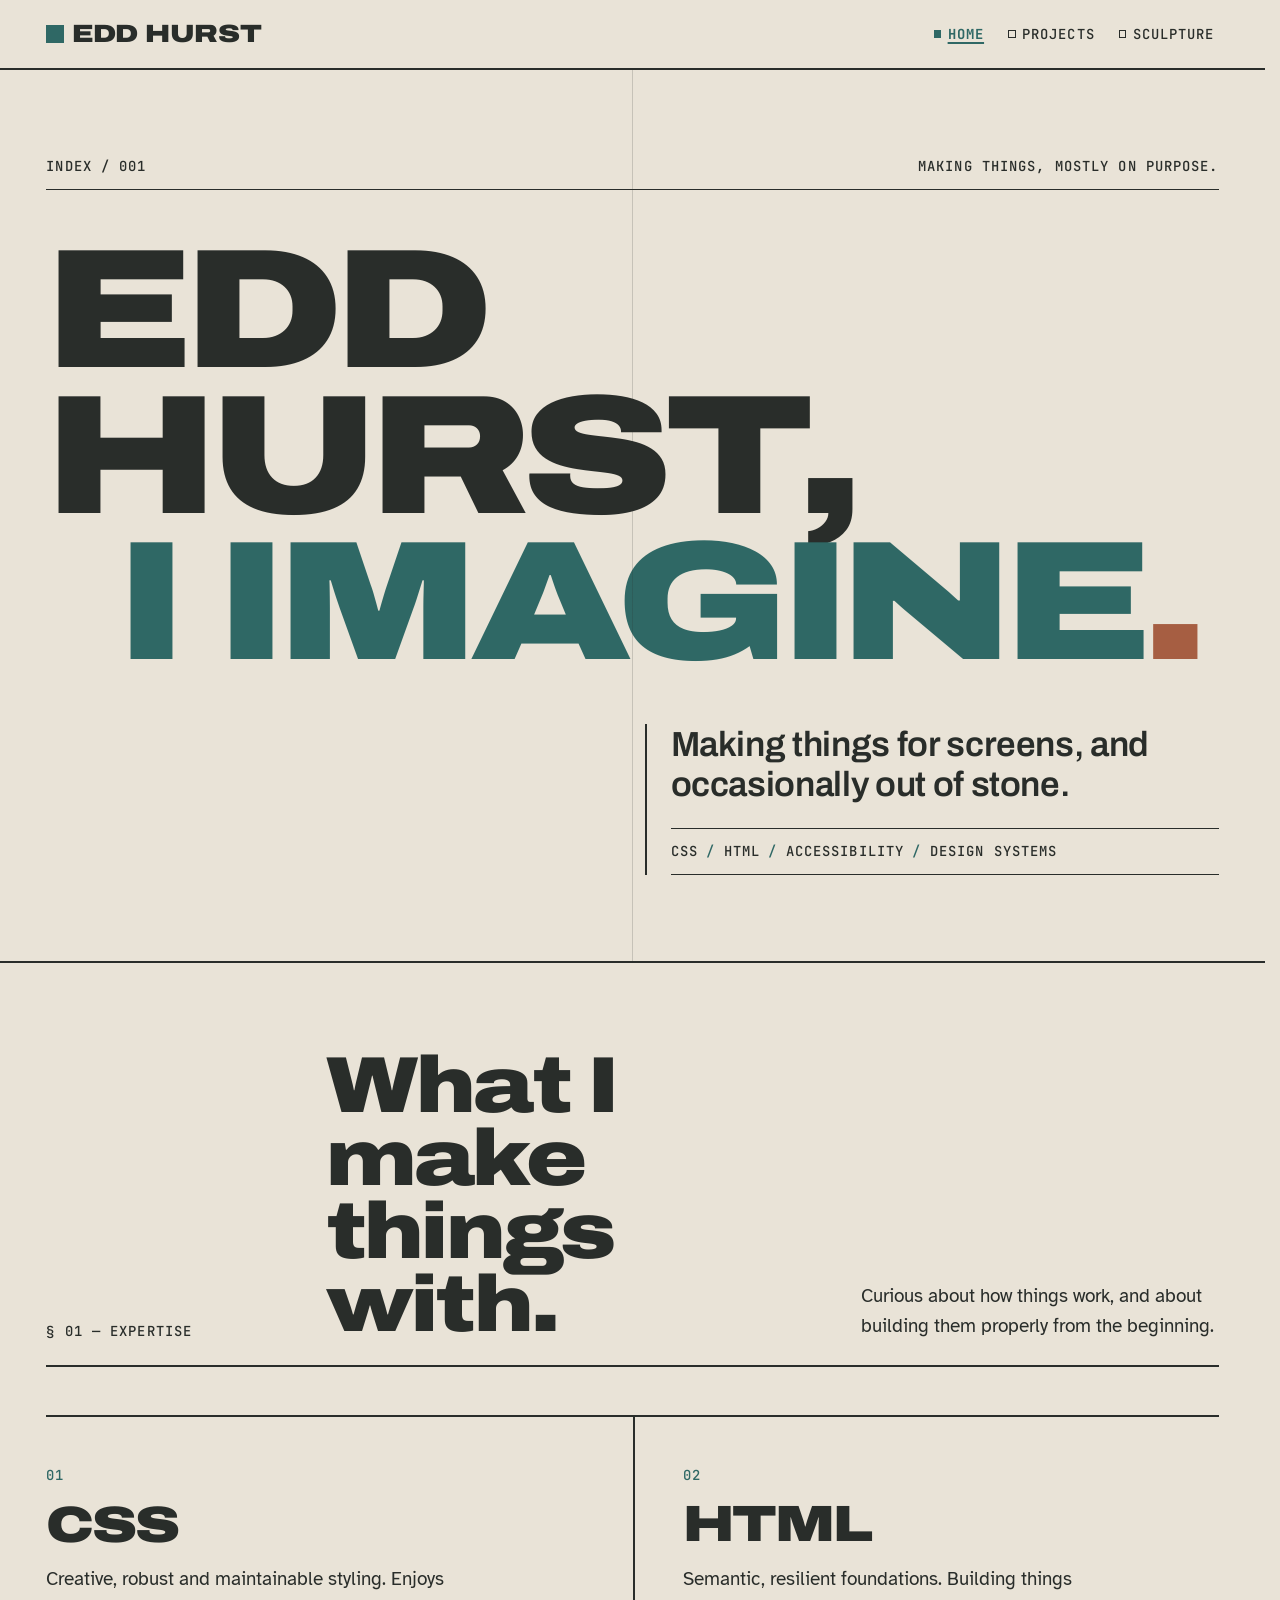
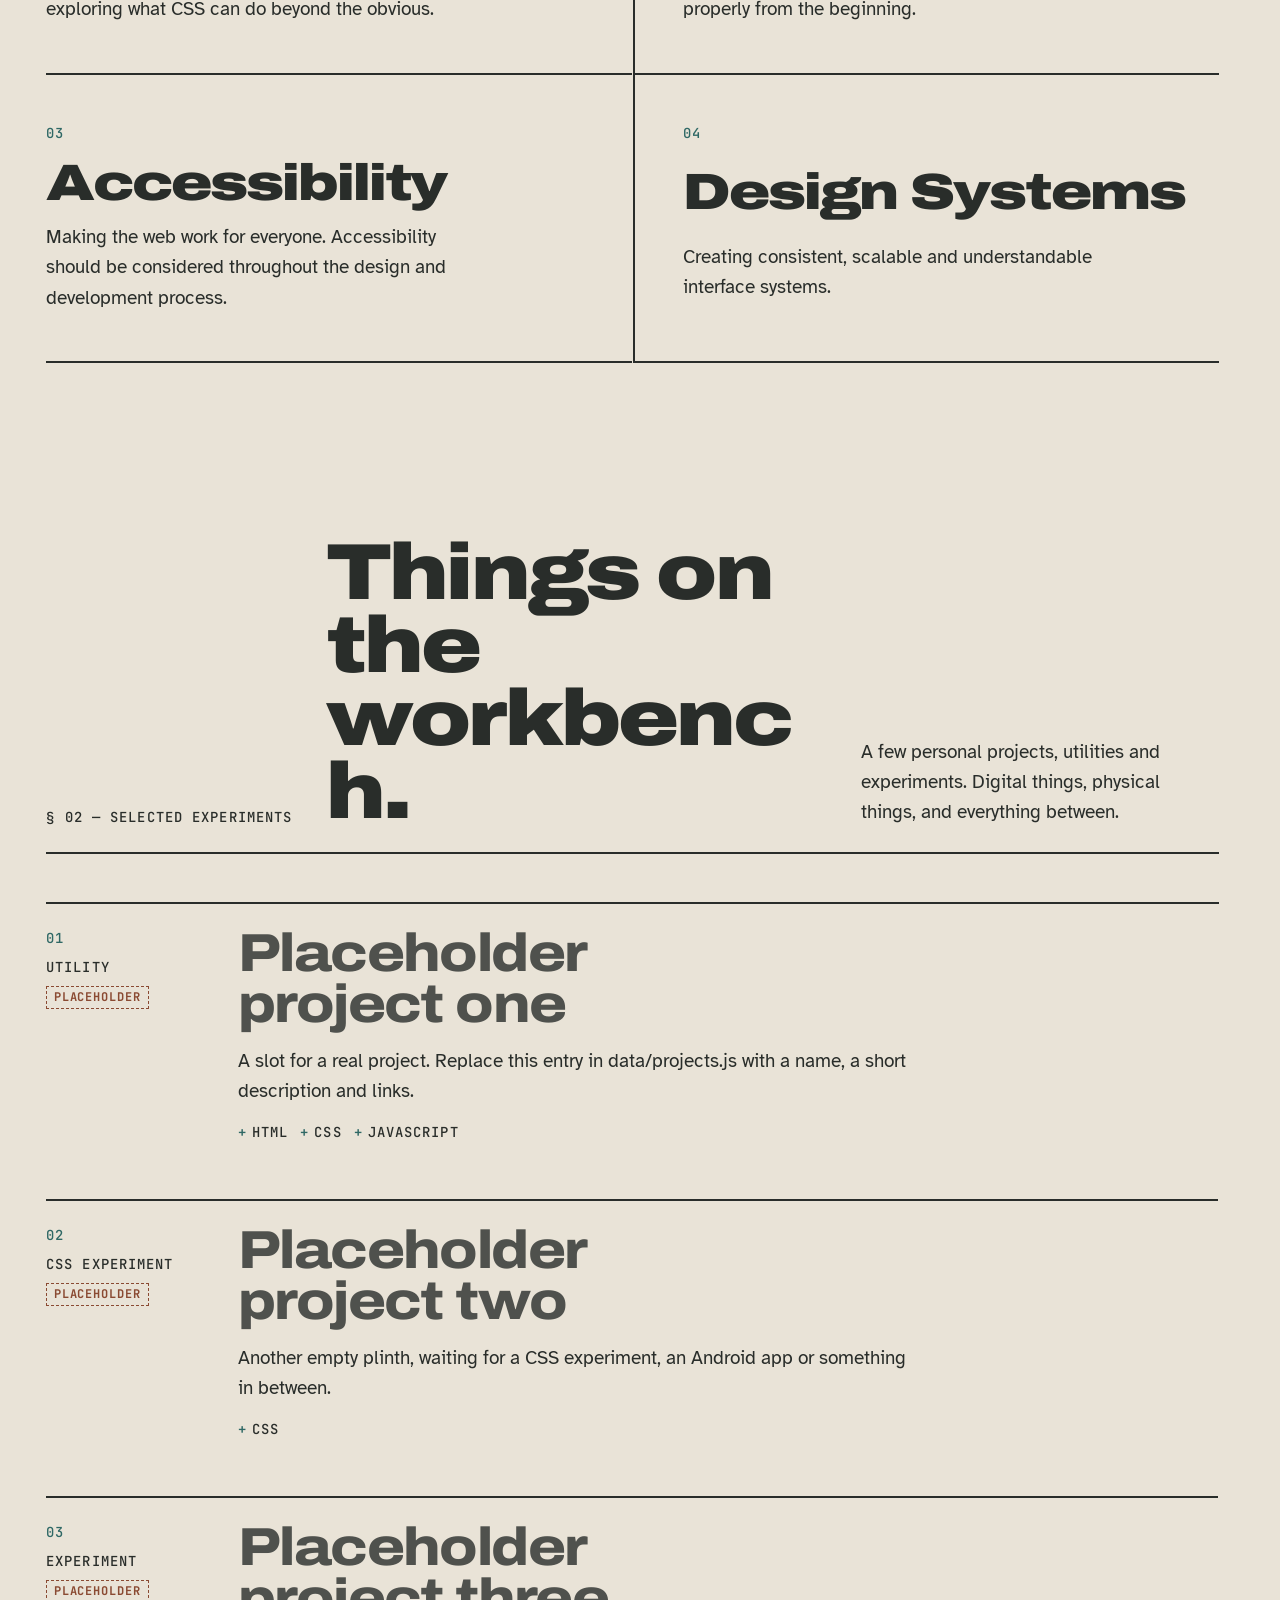
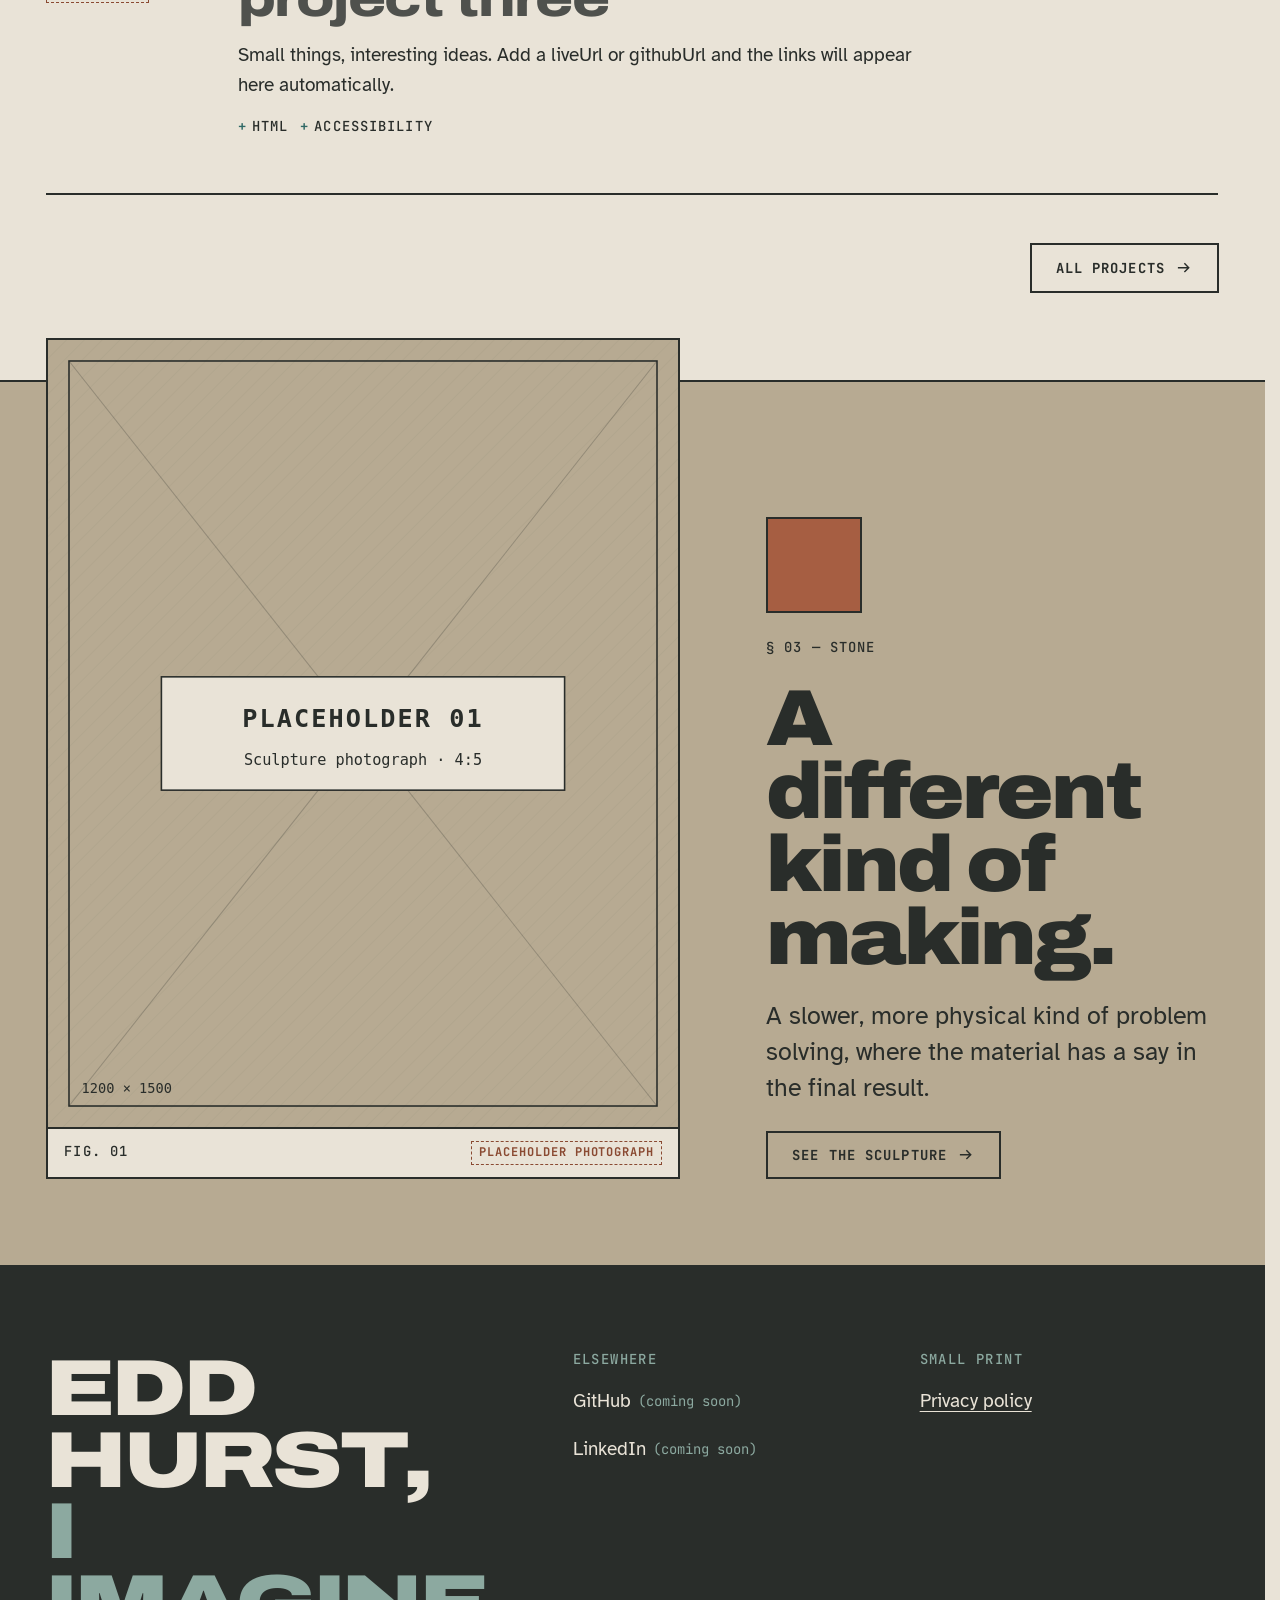
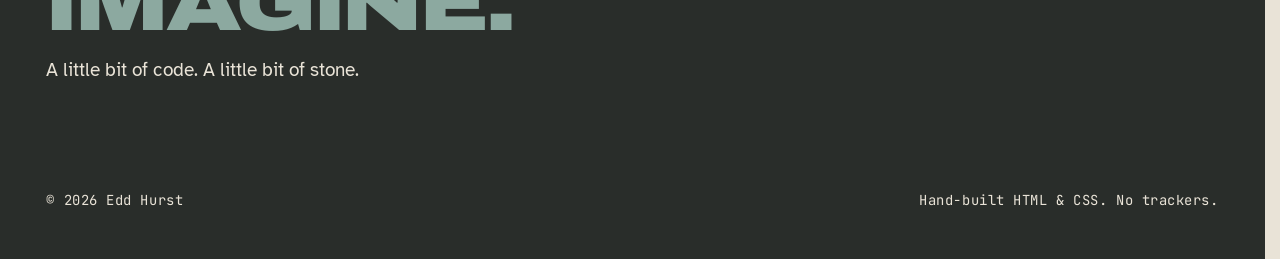
<file: index.html>
<!doctype html>
<html lang="en-GB">
<head>
  <meta charset="utf-8">
  <meta name="viewport" content="width=device-width, initial-scale=1">
  <title>Edd Hurst, I Imagine — CSS, HTML, accessibility and stone</title>
  <meta name="description" content="Edd Hurst: programmer, accessibility advocate, CSS enthusiast, design systems specialist and stone carver. Making things for screens, and occasionally out of stone.">
  <meta name="theme-color" content="#E9E3D7">
  <link rel="icon" href="images/favicon.svg" type="image/svg+xml">
  <link rel="preload" href="fonts/archivo-variable.woff2" as="font" type="font/woff2" crossorigin>
  <link rel="stylesheet" href="css/styles.css">
  <link rel="stylesheet" href="css/components.css">
  <link rel="stylesheet" href="css/responsive.css">
</head>
<body>
  <a class="skip-link" href="#main">Skip to content</a>

  <header class="site-header">
    <div class="wrap site-header__inner">
      <a class="site-brand" href="index.html">Edd Hurst</a>
      <nav aria-label="Primary">
        <ul class="site-nav__list">
          <li><a class="site-nav__link" href="index.html" aria-current="page">Home</a></li>
          <li><a class="site-nav__link" href="projects.html">Projects</a></li>
          <li><a class="site-nav__link" href="sculpture.html">Sculpture</a></li>
        </ul>
      </nav>
    </div>
  </header>

  <main id="main" tabindex="-1">
    <section class="hero" aria-labelledby="hero-title">
      <div class="wrap hero__grid">
        <div class="hero__index annotation" aria-hidden="true">
          <span>Index / 001</span>
          <span>Making things, mostly on purpose.</span>
        </div>

        <h1 class="hero__title" id="hero-title">
          <span class="hero__line">Edd Hurst,</span>
          <span class="hero__line hero__line--accent">I imagine<span class="hero__stop">.</span></span>
        </h1>

        <div class="hero__aside">
          <p class="hero__lede">Making things for screens, and occasionally out of stone.</p>
          <ul class="hero__disciplines annotation" aria-label="Disciplines">
            <li>CSS</li>
            <li>HTML</li>
            <li>Accessibility</li>
            <li>Design systems</li>
          </ul>
        </div>
      </div>
    </section>

    <section class="section" aria-labelledby="expertise-title">
      <div class="wrap">
        <div class="section-head">
          <p class="annotation">§ 01 — Expertise</p>
          <h2 class="section-head__title" id="expertise-title">What I make things with.</h2>
          <p class="section-head__intro">Curious about how things work, and about building them properly from the beginning.</p>
        </div>

        <ol class="expertise">
          <li class="expertise__item">
            <p class="expertise__number annotation" aria-hidden="true">01</p>
            <h3 class="expertise__title">CSS</h3>
            <p class="expertise__text">Creative, robust and maintainable styling. Enjoys exploring what CSS can do beyond the obvious.</p>
          </li>
          <li class="expertise__item">
            <p class="expertise__number annotation" aria-hidden="true">02</p>
            <h3 class="expertise__title">HTML</h3>
            <p class="expertise__text">Semantic, resilient foundations. Building things properly from the beginning.</p>
          </li>
          <li class="expertise__item">
            <p class="expertise__number annotation" aria-hidden="true">03</p>
            <h3 class="expertise__title">Accessibility</h3>
            <p class="expertise__text">Making the web work for everyone. Accessibility should be considered throughout the design and development process.</p>
          </li>
          <li class="expertise__item">
            <p class="expertise__number annotation" aria-hidden="true">04</p>
            <h3 class="expertise__title">Design Systems</h3>
            <p class="expertise__text">Creating consistent, scalable and understandable interface systems.</p>
          </li>
        </ol>
      </div>
    </section>

    <section class="section" aria-labelledby="experiments-title">
      <div class="wrap">
        <div class="section-head">
          <p class="annotation">§ 02 — Selected experiments</p>
          <h2 class="section-head__title" id="experiments-title">Things on the workbench.</h2>
          <p class="section-head__intro">A few personal projects, utilities and experiments. Digital things, physical things, and everything between.</p>
        </div>

        <div data-projects="featured">
          <noscript>
            <p class="empty-state">This list is built from a small data file and needs JavaScript. Everything else on the site works without it.</p>
          </noscript>
        </div>

        <p class="project-list__more">
          <a class="arrow-link" href="projects.html">
            <span>All projects</span>
            <svg class="arrow-link__icon" viewBox="0 0 24 24" fill="none" stroke="currentColor" stroke-width="2" aria-hidden="true" focusable="false"><path d="M4 12h15M13 6l6 6-6 6"/></svg>
          </a>
        </p>
      </div>
    </section>

    <section class="section sculpture-intro" aria-labelledby="sculpture-title">
      <div class="wrap sculpture-intro__grid">
        <figure class="sculpture-intro__figure">
          <img src="images/sculptures/placeholder-01.svg" width="1200" height="1500" alt="Placeholder: a sculpture photograph will go here." loading="lazy" decoding="async">
          <figcaption class="sculpture-intro__caption annotation">
            <span>Fig. 01</span>
            <span class="tag tag--placeholder">Placeholder photograph</span>
          </figcaption>
        </figure>

        <div class="sculpture-intro__text">
          <div class="sculpture-intro__mark" aria-hidden="true"></div>
          <p class="annotation">§ 03 — Stone</p>
          <h2 class="sculpture-intro__title" id="sculpture-title">A different kind of making.</h2>
          <p>A slower, more physical kind of problem solving, where the material has a say in the final result.</p>
          <p>
            <a class="arrow-link" href="sculpture.html">
              <span>See the sculpture</span>
              <svg class="arrow-link__icon" viewBox="0 0 24 24" fill="none" stroke="currentColor" stroke-width="2" aria-hidden="true" focusable="false"><path d="M4 12h15M13 6l6 6-6 6"/></svg>
            </a>
          </p>
        </div>
      </div>
    </section>
  </main>

  <footer class="site-footer">
    <div class="wrap">
      <div class="site-footer__grid">
        <div>
          <p class="site-footer__name">Edd Hurst,<br><span>I imagine.</span></p>
          <p class="site-footer__tagline">A little bit of code. A little bit of stone.</p>
        </div>
        <div>
          <h2 class="site-footer__heading">Elsewhere</h2>
          <ul class="site-footer__links">
            <li data-social="github"><span class="is-pending">GitHub<span class="is-pending__note">(coming soon)</span></span></li>
            <li data-social="linkedin"><span class="is-pending">LinkedIn<span class="is-pending__note">(coming soon)</span></span></li>
          </ul>
        </div>
        <div>
          <h2 class="site-footer__heading">Small print</h2>
          <ul class="site-footer__links">
            <li><a href="privacy.html">Privacy policy</a></li>
          </ul>
        </div>
      </div>
      <div class="site-footer__base">
        <p>&copy; <span data-current-year>2026</span> Edd Hurst</p>
        <p>Hand-built HTML &amp; CSS. No trackers.</p>
      </div>
    </div>
  </footer>

  <script src="data/site-config.js" defer></script>
  <script src="data/projects.js" defer></script>
  <script src="js/main.js" defer></script>
</body>
</html>
</file>
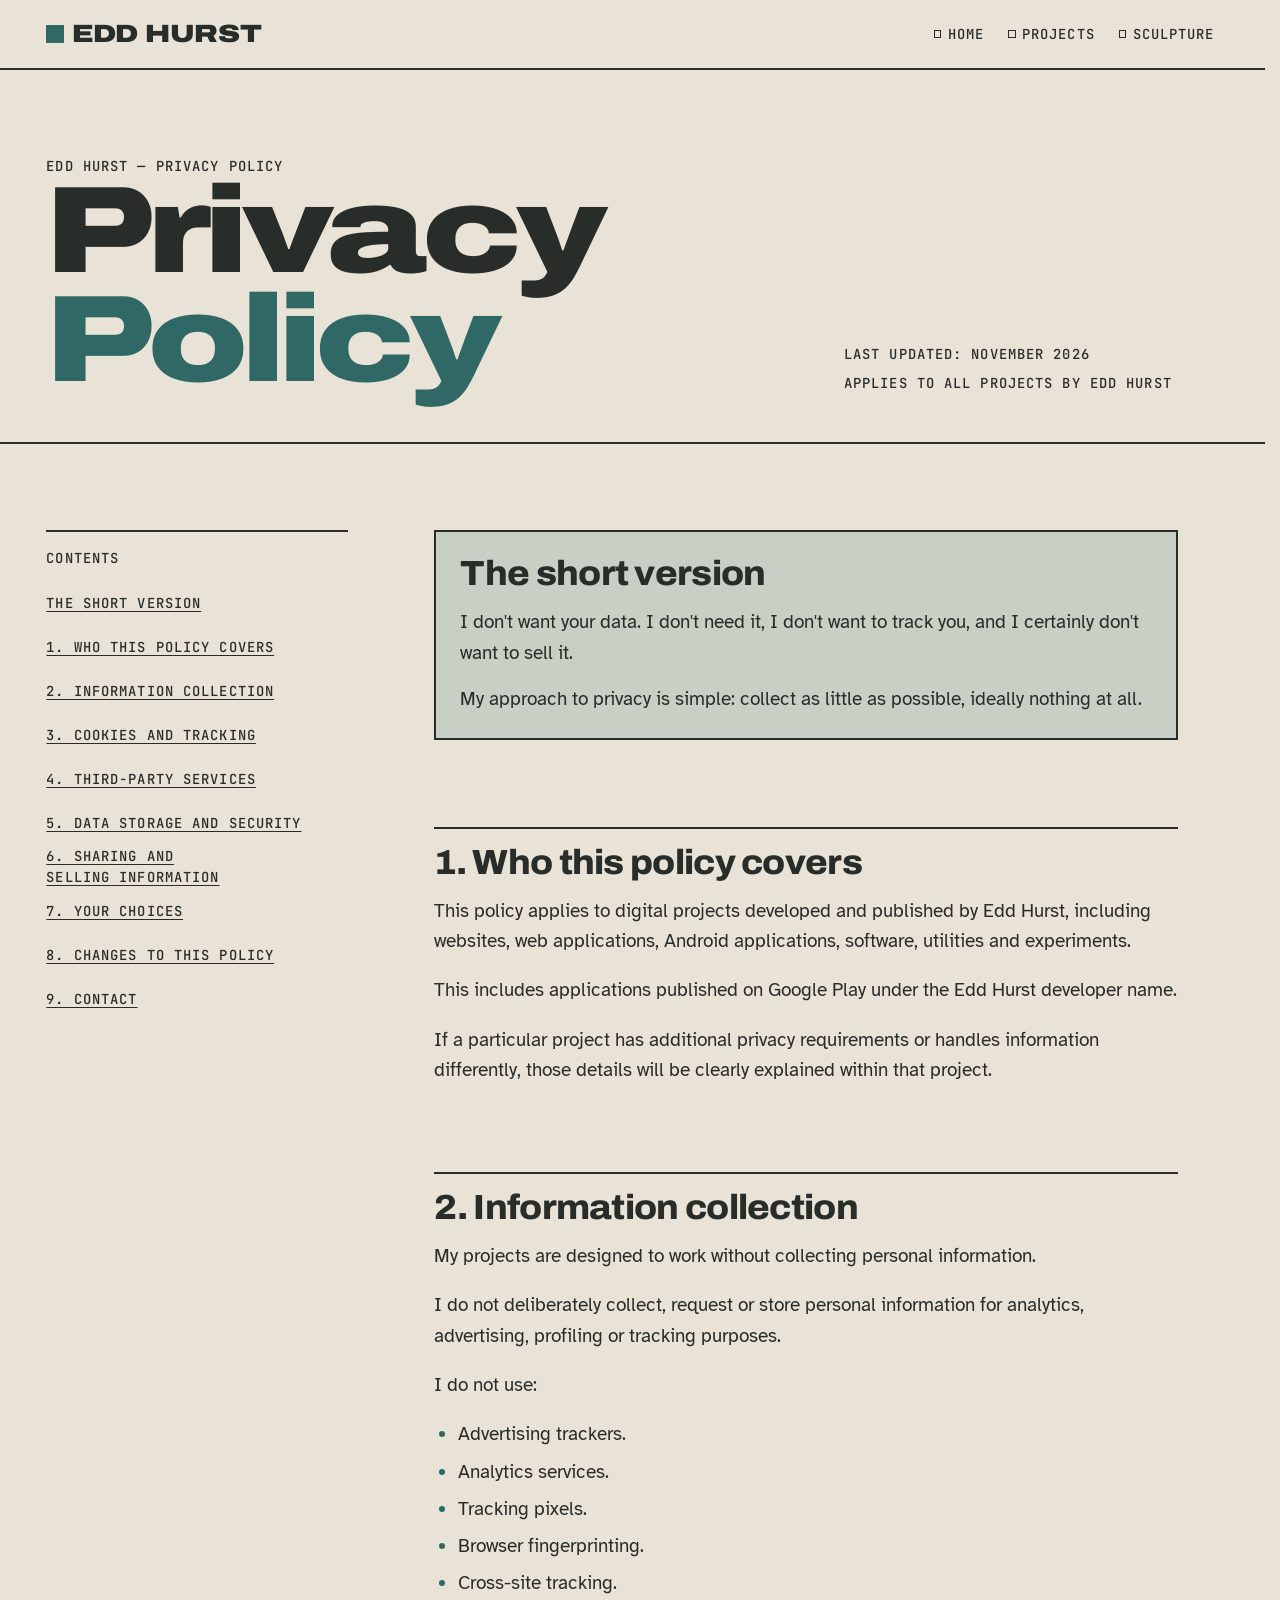
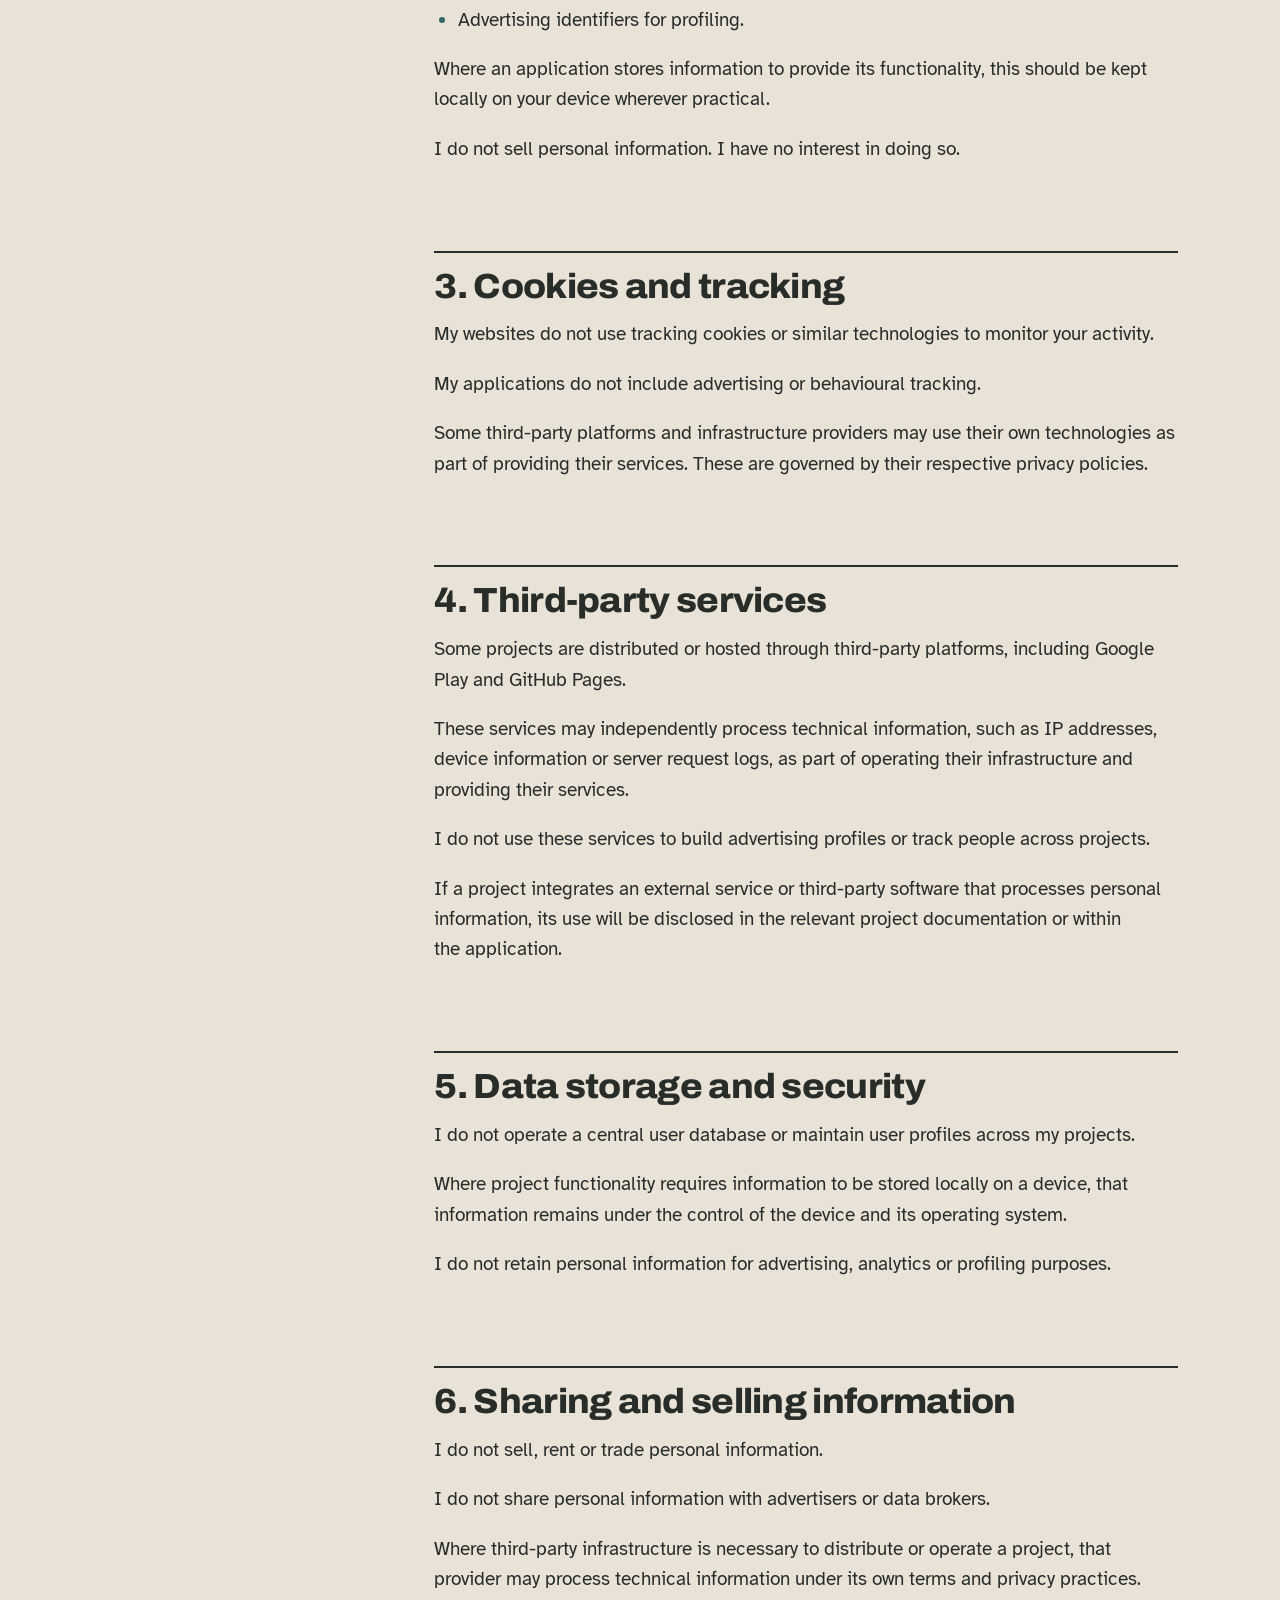
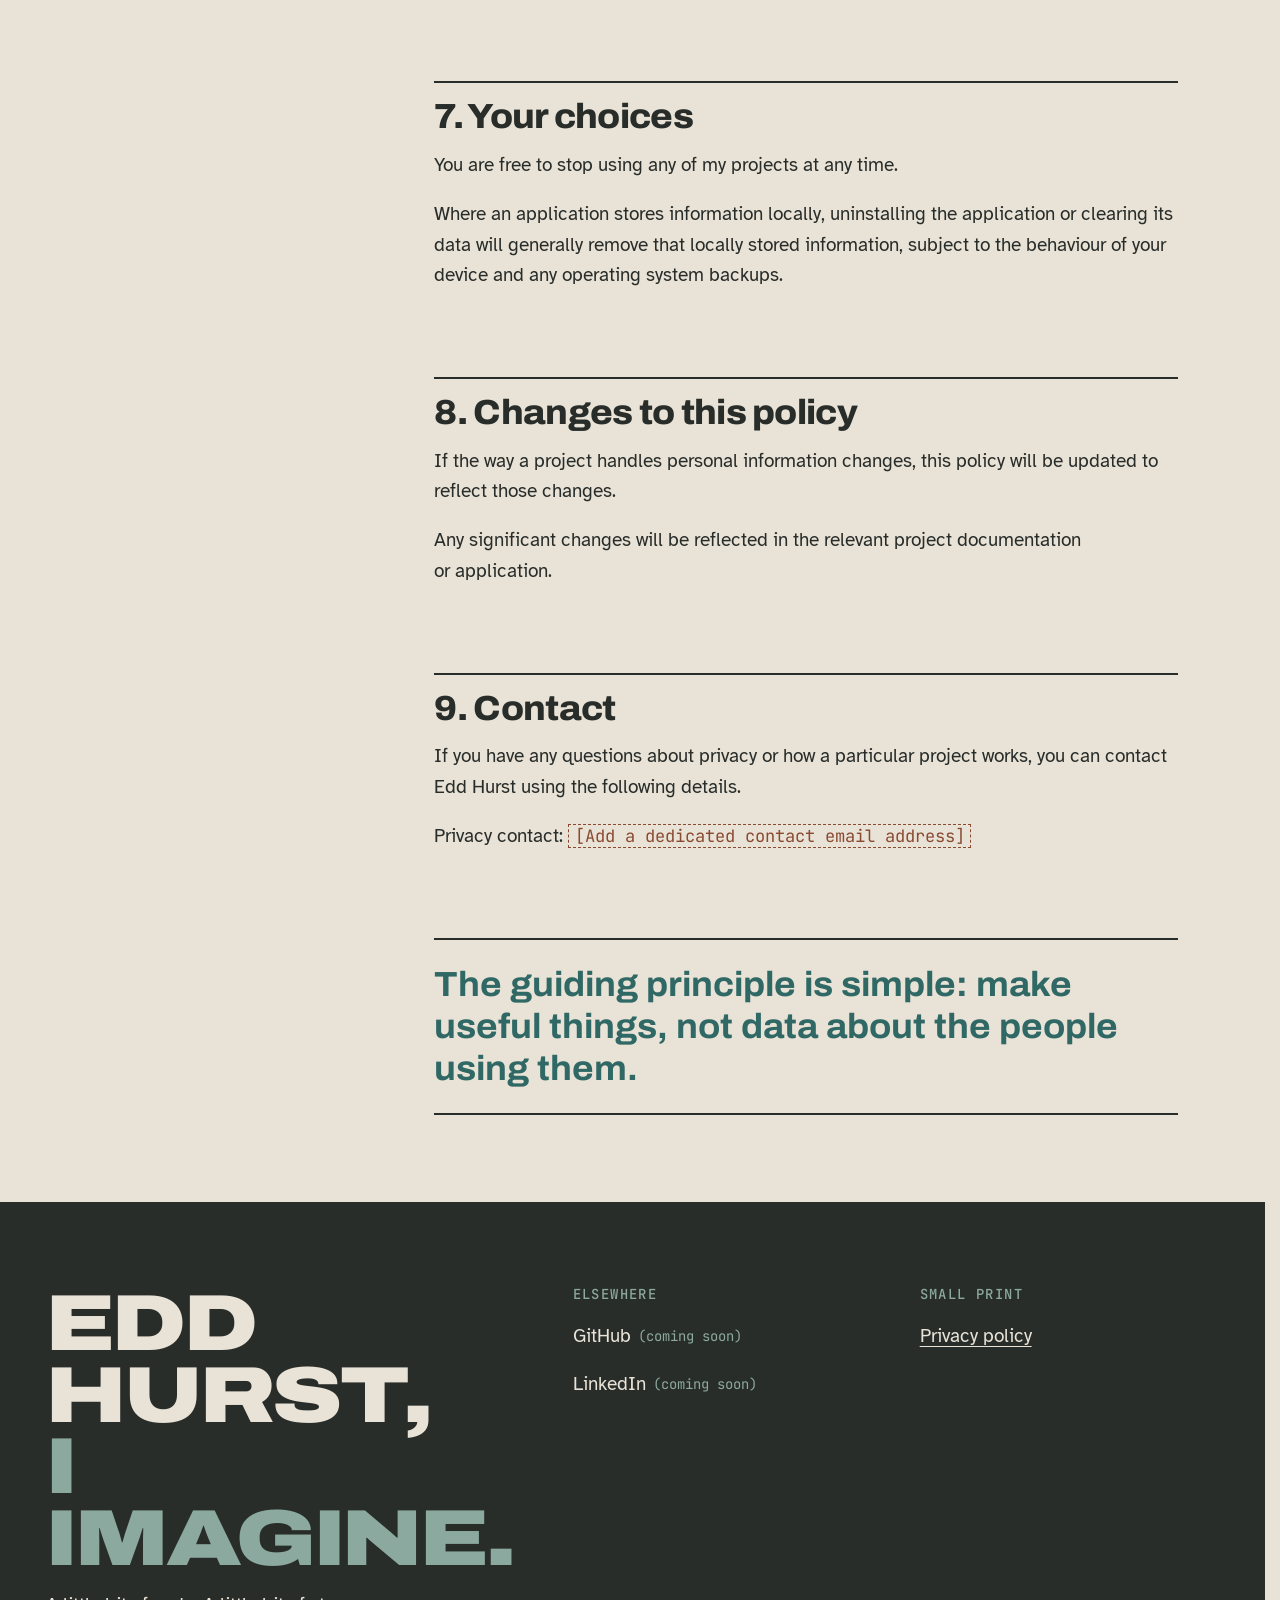
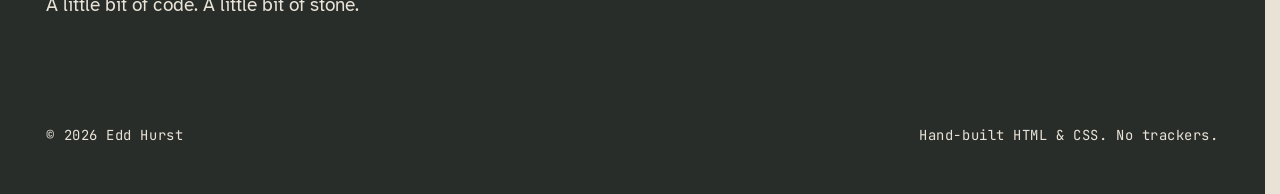
<file: privacy.html>
<!doctype html>
<html lang="en-GB">
<head>
  <meta charset="utf-8">
  <meta name="viewport" content="width=device-width, initial-scale=1">
  <title>Privacy Policy — Edd Hurst</title>
  <meta name="description" content="The universal privacy policy for websites, web apps, Android apps and other projects published by Edd Hurst. No tracking, no analytics, no data selling.">
  <meta name="theme-color" content="#E9E3D7">
  <link rel="icon" href="images/favicon.svg" type="image/svg+xml">
  <link rel="preload" href="fonts/archivo-variable.woff2" as="font" type="font/woff2" crossorigin>
  <link rel="stylesheet" href="css/styles.css">
  <link rel="stylesheet" href="css/components.css">
  <link rel="stylesheet" href="css/responsive.css">
</head>
<body>
  <a class="skip-link" href="#main">Skip to content</a>

  <header class="site-header">
    <div class="wrap site-header__inner">
      <a class="site-brand" href="index.html">Edd Hurst</a>
      <nav aria-label="Primary">
        <ul class="site-nav__list">
          <li><a class="site-nav__link" href="index.html">Home</a></li>
          <li><a class="site-nav__link" href="projects.html">Projects</a></li>
          <li><a class="site-nav__link" href="sculpture.html">Sculpture</a></li>
        </ul>
      </nav>
    </div>
  </header>

  <main id="main" tabindex="-1">
    <section class="page-intro" aria-labelledby="page-title">
      <div class="wrap page-intro__grid">
        <div>
          <p class="annotation">Edd Hurst — Privacy Policy</p>
          <h1 class="page-intro__title" id="page-title">Privacy <span class="text-accent">Policy</span></h1>
        </div>
        <div class="policy__meta annotation">
          <p>Last updated: <time datetime="2026-11">November 2026</time></p>
          <p>Applies to all projects by Edd Hurst</p>
        </div>
      </div>
    </section>

    <div class="section">
      <div class="wrap policy">
        <nav class="policy__toc" aria-labelledby="toc-title">
          <h2 class="annotation" id="toc-title">Contents</h2>
          <ol class="annotation">
              <li><a href="#short">The short version</a></li>
              <li><a href="#who">1. Who this policy covers</a></li>
              <li><a href="#collection">2. Information collection</a></li>
              <li><a href="#cookies">3. Cookies and tracking</a></li>
              <li><a href="#third-party">4. Third-party services</a></li>
              <li><a href="#storage">5. Data storage and security</a></li>
              <li><a href="#sharing">6. Sharing and selling information</a></li>
              <li><a href="#choices">7. Your choices</a></li>
              <li><a href="#changes">8. Changes to this policy</a></li>
              <li><a href="#contact">9. Contact</a></li>
          </ol>
        </nav>

        <article class="prose" aria-labelledby="page-title">
          <section class="policy__short" aria-labelledby="short">
            <h2 id="short">The short version</h2>
            <p>I don&apos;t want your data. I don&apos;t need it, I don&apos;t want to track you, and I certainly don&apos;t want to sell it.</p>
            <p>My approach to privacy is simple: collect as little as possible, ideally nothing at all.</p>
          </section>

          <h2 id="who">1. Who this policy covers</h2>
          <p>This policy applies to digital projects developed and published by Edd Hurst, including websites, web applications, Android applications, software, utilities and experiments.</p>
          <p>This includes applications published on Google Play under the Edd Hurst developer name.</p>
          <p>If a particular project has additional privacy requirements or handles information differently, those details will be clearly explained within that project.</p>

          <h2 id="collection">2. Information collection</h2>
          <p>My projects are designed to work without collecting personal information.</p>
          <p>I do not deliberately collect, request or store personal information for analytics, advertising, profiling or tracking purposes.</p>
          <p>I do not use:</p>
          <ul>
            <li>Advertising trackers.</li>
            <li>Analytics services.</li>
            <li>Tracking pixels.</li>
            <li>Browser fingerprinting.</li>
            <li>Cross-site tracking.</li>
            <li>Advertising identifiers for profiling.</li>
          </ul>
          <p>Where an application stores information to provide its functionality, this should be kept locally on your device wherever practical.</p>
          <p>I do not sell personal information. I have no interest in doing so.</p>

          <h2 id="cookies">3. Cookies and tracking</h2>
          <p>My websites do not use tracking cookies or similar technologies to monitor your activity.</p>
          <p>My applications do not include advertising or behavioural tracking.</p>
          <p>Some third-party platforms and infrastructure providers may use their own technologies as part of providing their services. These are governed by their respective privacy policies.</p>

          <h2 id="third-party">4. Third-party services</h2>
          <p>Some projects are distributed or hosted through third-party platforms, including Google Play and GitHub Pages.</p>
          <p>These services may independently process technical information, such as IP addresses, device information or server request logs, as part of operating their infrastructure and providing their services.</p>
          <p>I do not use these services to build advertising profiles or track people across projects.</p>
          <p>If a project integrates an external service or third-party software that processes personal information, its use will be disclosed in the relevant project documentation or within the application.</p>

          <h2 id="storage">5. Data storage and security</h2>
          <p>I do not operate a central user database or maintain user profiles across my projects.</p>
          <p>Where project functionality requires information to be stored locally on a device, that information remains under the control of the device and its operating system.</p>
          <p>I do not retain personal information for advertising, analytics or profiling purposes.</p>

          <h2 id="sharing">6. Sharing and selling information</h2>
          <p>I do not sell, rent or trade personal information.</p>
          <p>I do not share personal information with advertisers or data brokers.</p>
          <p>Where third-party infrastructure is necessary to distribute or operate a project, that provider may process technical information under its own terms and privacy practices.</p>

          <h2 id="choices">7. Your choices</h2>
          <p>You are free to stop using any of my projects at any time.</p>
          <p>Where an application stores information locally, uninstalling the application or clearing its data will generally remove that locally stored information, subject to the behaviour of your device and any operating system backups.</p>

          <h2 id="changes">8. Changes to this policy</h2>
          <p>If the way a project handles personal information changes, this policy will be updated to reflect those changes.</p>
          <p>Any significant changes will be reflected in the relevant project documentation or application.</p>

          <h2 id="contact">9. Contact</h2>
          <p>If you have any questions about privacy or how a particular project works, you can contact Edd Hurst using the following details.</p>
          <p>Privacy contact: <span class="placeholder-text">[Add a dedicated contact email address]</span></p>

          <p class="policy__closing">The guiding principle is simple: make useful things, not data about the people using them.</p>
        </article>
      </div>
    </div>
  </main>

  <footer class="site-footer">
    <div class="wrap">
      <div class="site-footer__grid">
        <div>
          <p class="site-footer__name">Edd Hurst,<br><span>I imagine.</span></p>
          <p class="site-footer__tagline">A little bit of code. A little bit of stone.</p>
        </div>
        <div>
          <h2 class="site-footer__heading">Elsewhere</h2>
          <ul class="site-footer__links">
            <li data-social="github"><span class="is-pending">GitHub<span class="is-pending__note">(coming soon)</span></span></li>
            <li data-social="linkedin"><span class="is-pending">LinkedIn<span class="is-pending__note">(coming soon)</span></span></li>
          </ul>
        </div>
        <div>
          <h2 class="site-footer__heading">Small print</h2>
          <ul class="site-footer__links">
            <li><a href="privacy.html">Privacy policy</a></li>
          </ul>
        </div>
      </div>
      <div class="site-footer__base">
        <p>&copy; <span data-current-year>2026</span> Edd Hurst</p>
        <p>Hand-built HTML &amp; CSS. No trackers.</p>
      </div>
    </div>
  </footer>

  <script src="data/site-config.js" defer></script>
  <script src="js/main.js" defer></script>
</body>
</html>
</file>
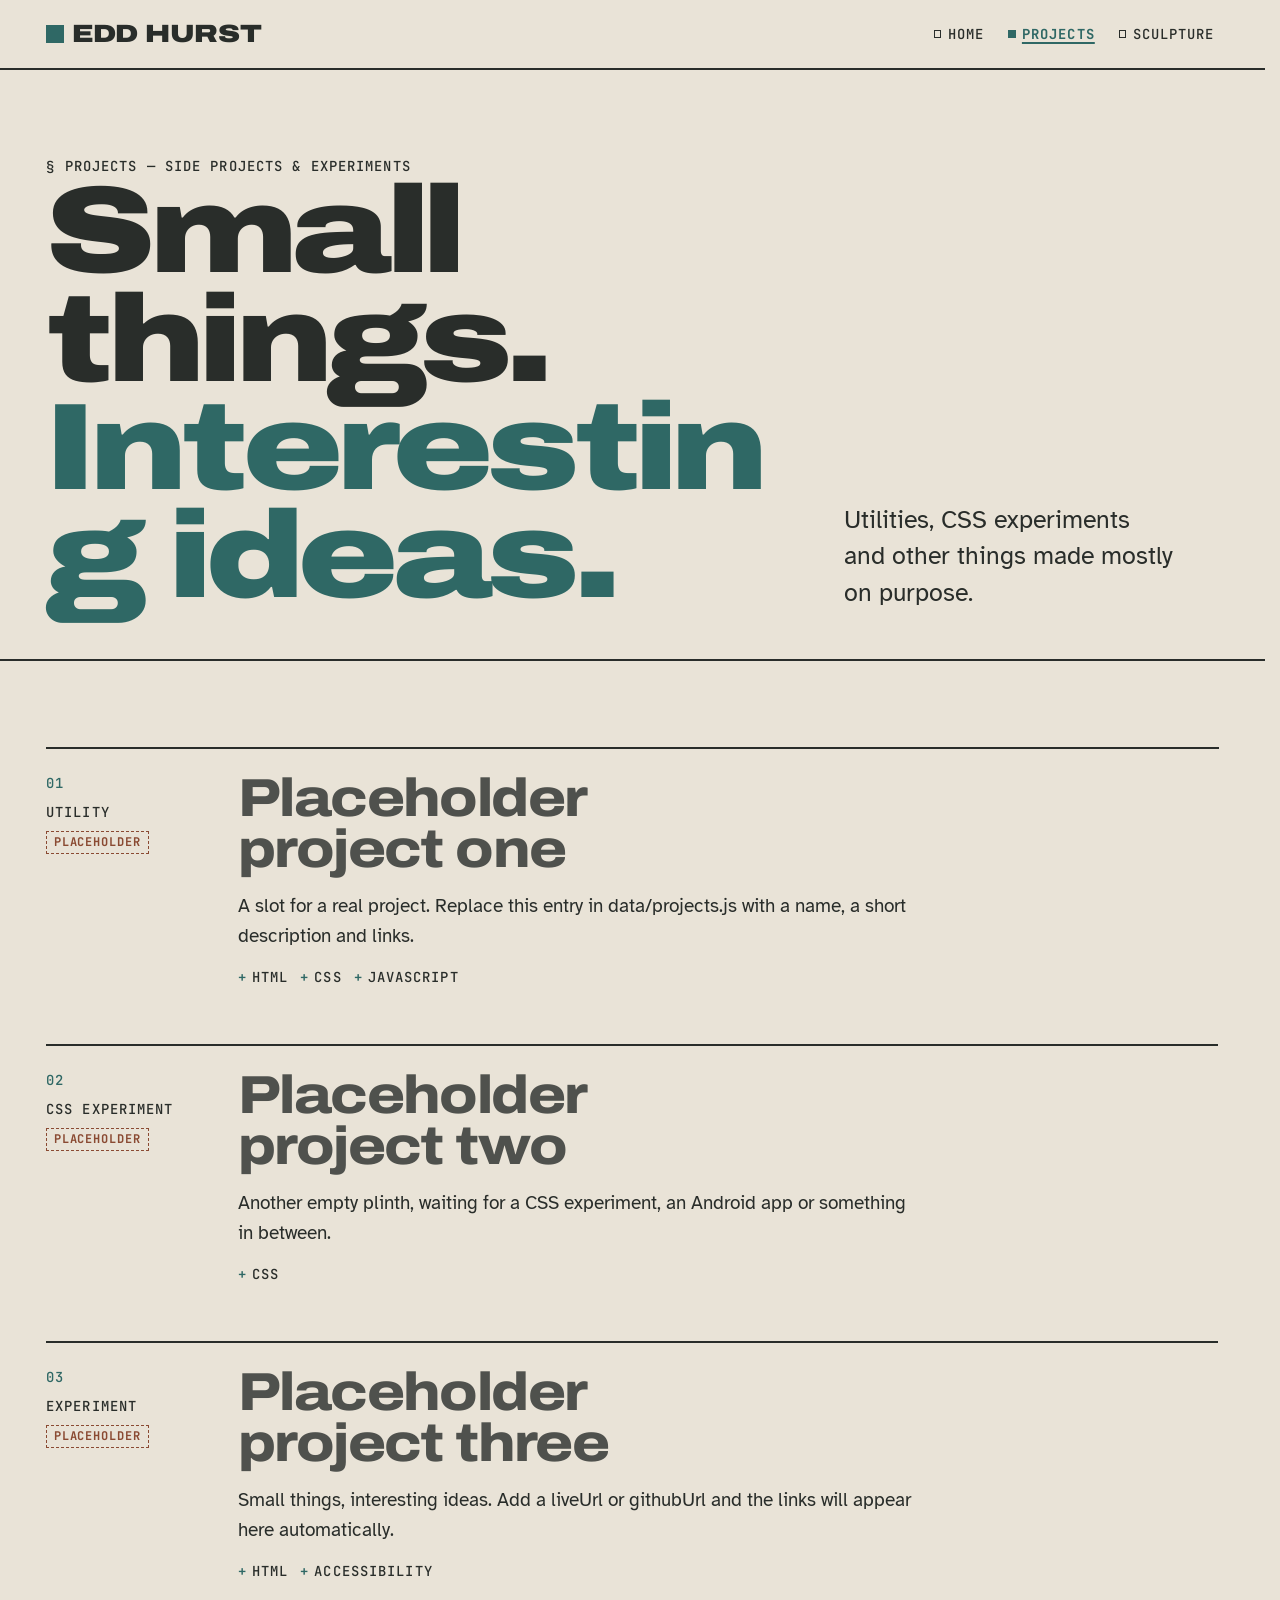
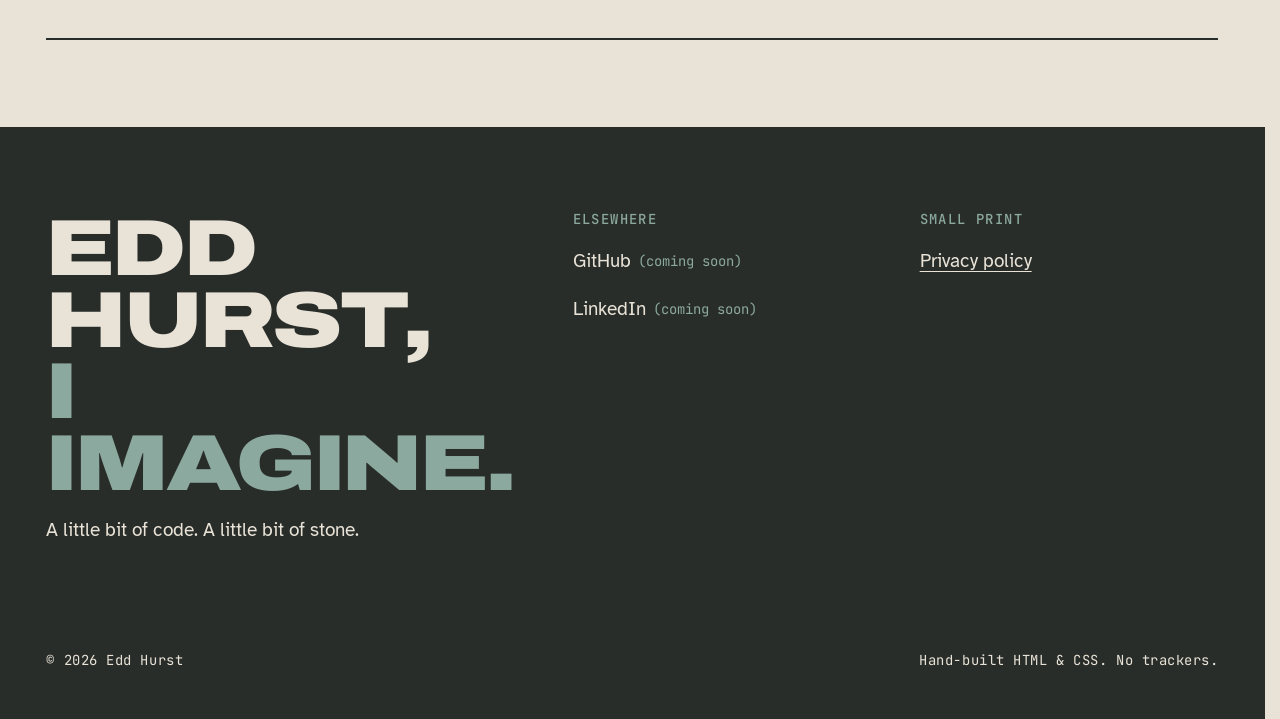
<file: projects.html>
<!doctype html>
<html lang="en-GB">
<head>
  <meta charset="utf-8">
  <meta name="viewport" content="width=device-width, initial-scale=1">
  <title>Projects — Edd Hurst, I Imagine</title>
  <meta name="description" content="Side projects, utilities and creative experiments by Edd Hurst. Small things, interesting ideas.">
  <meta name="theme-color" content="#E9E3D7">
  <link rel="icon" href="images/favicon.svg" type="image/svg+xml">
  <link rel="preload" href="fonts/archivo-variable.woff2" as="font" type="font/woff2" crossorigin>
  <link rel="stylesheet" href="css/styles.css">
  <link rel="stylesheet" href="css/components.css">
  <link rel="stylesheet" href="css/responsive.css">
</head>
<body>
  <a class="skip-link" href="#main">Skip to content</a>

  <header class="site-header">
    <div class="wrap site-header__inner">
      <a class="site-brand" href="index.html">Edd Hurst</a>
      <nav aria-label="Primary">
        <ul class="site-nav__list">
          <li><a class="site-nav__link" href="index.html">Home</a></li>
          <li><a class="site-nav__link" href="projects.html" aria-current="page">Projects</a></li>
          <li><a class="site-nav__link" href="sculpture.html">Sculpture</a></li>
        </ul>
      </nav>
    </div>
  </header>

  <main id="main" tabindex="-1">
    <section class="page-intro" aria-labelledby="page-title">
      <div class="wrap page-intro__grid">
        <div>
          <p class="annotation">§ Projects — side projects &amp; experiments</p>
          <h1 class="page-intro__title" id="page-title">Small things. <span class="text-accent">Interesting ideas.</span></h1>
        </div>
        <p class="page-intro__lede">Utilities, CSS experiments and other things made mostly on purpose.</p>
      </div>
    </section>

    <section class="section" aria-labelledby="list-title">
      <div class="wrap">
        <h2 class="sr-only" id="list-title">All projects</h2>
        <div data-projects="all">
          <noscript>
            <p class="empty-state">This list is built from a small data file and needs JavaScript. Everything else on the site works without it.</p>
          </noscript>
        </div>
      </div>
    </section>
  </main>

  <footer class="site-footer">
    <div class="wrap">
      <div class="site-footer__grid">
        <div>
          <p class="site-footer__name">Edd Hurst,<br><span>I imagine.</span></p>
          <p class="site-footer__tagline">A little bit of code. A little bit of stone.</p>
        </div>
        <div>
          <h2 class="site-footer__heading">Elsewhere</h2>
          <ul class="site-footer__links">
            <li data-social="github"><span class="is-pending">GitHub<span class="is-pending__note">(coming soon)</span></span></li>
            <li data-social="linkedin"><span class="is-pending">LinkedIn<span class="is-pending__note">(coming soon)</span></span></li>
          </ul>
        </div>
        <div>
          <h2 class="site-footer__heading">Small print</h2>
          <ul class="site-footer__links">
            <li><a href="privacy.html">Privacy policy</a></li>
          </ul>
        </div>
      </div>
      <div class="site-footer__base">
        <p>&copy; <span data-current-year>2026</span> Edd Hurst</p>
        <p>Hand-built HTML &amp; CSS. No trackers.</p>
      </div>
    </div>
  </footer>

  <script src="data/site-config.js" defer></script>
  <script src="data/projects.js" defer></script>
  <script src="js/main.js" defer></script>
</body>
</html>
</file>
<file: css/styles.css>
/*
  Edd Hurst, I Imagine — base styles
  Cascade layers keep specificity predictable across the three stylesheets:
  styles.css (reset → utilities), components.css, responsive.css.
*/
@layer reset, tokens, base, layout, components, utilities, responsive;

/* ---------- Fonts (self-hosted: no third-party requests) ---------- */
@font-face {
  font-family: "Archivo";
  src: url("../fonts/archivo-variable.woff2") format("woff2-variations"),
       url("../fonts/archivo-variable.woff2") format("woff2");
  font-weight: 100 900;
  font-stretch: 62% 125%;
  font-display: swap;
}
@font-face {
  font-family: "Atkinson Hyperlegible";
  src: url("../fonts/atkinson-hyperlegible-400.woff2") format("woff2");
  font-weight: 400;
  font-style: normal;
  font-display: swap;
}
@font-face {
  font-family: "Atkinson Hyperlegible";
  src: url("../fonts/atkinson-hyperlegible-400-italic.woff2") format("woff2");
  font-weight: 400;
  font-style: italic;
  font-display: swap;
}
@font-face {
  font-family: "Atkinson Hyperlegible";
  src: url("../fonts/atkinson-hyperlegible-700.woff2") format("woff2");
  font-weight: 700;
  font-style: normal;
  font-display: swap;
}
@font-face {
  font-family: "JetBrains Mono";
  src: url("../fonts/jetbrains-mono-variable.woff2") format("woff2-variations"),
       url("../fonts/jetbrains-mono-variable.woff2") format("woff2");
  font-weight: 100 800;
  font-display: swap;
}

/* ---------- Reset ---------- */
@layer reset {
  *, *::before, *::after { box-sizing: border-box; }
  * { margin: 0; }
  html { -webkit-text-size-adjust: none; text-size-adjust: none; }
  img, svg, picture { display: block; max-inline-size: 100%; block-size: auto; }
  input, button, textarea, select { font: inherit; color: inherit; }
  p, h1, h2, h3, h4, li, figcaption { overflow-wrap: break-word; }
  ul[class], ol[class] { list-style: none; padding: 0; }
}

/* ---------- Design tokens ---------- */
@layer tokens {
  :root {
    /* Palette */
    --limestone: #e9e3d7;
    --sandstone: #b7aa92;
    --teal: #2f6865;
    --sea-glass: #8ca9a0;
    --charcoal: #292d2a;
    --clay: #a65e42;
    /* Clay darkened for small text: 5.3:1 on limestone (clay itself is 3.8:1, large text only) */
    --clay-deep: #8a4a32;

    /* Roles — every surface sets these, components only read them */
    --color-bg: var(--limestone);
    --color-text: var(--charcoal);
    --color-accent: var(--teal);
    --color-rule: var(--charcoal);
    --color-link: var(--teal);
    --color-focus: var(--teal);
    --color-focus-halo: var(--limestone);

    /* Type */
    --font-display: "Archivo", "Arial Black", "Helvetica Neue", Arial, sans-serif;
    --font-body: "Atkinson Hyperlegible", system-ui, -apple-system, "Segoe UI", sans-serif;
    --font-mono: "JetBrains Mono", ui-monospace, "SFMono-Regular", Menlo, Consolas, monospace;

    /* Fluid type scale (rem + vw so it still respects browser zoom) */
    --step--1: clamp(0.8rem, 0.77rem + 0.12vw, 0.875rem);
    --step-0: clamp(1.0625rem, 1rem + 0.25vw, 1.1875rem);
    --step-1: clamp(1.25rem, 1.12rem + 0.55vw, 1.6rem);
    --step-2: clamp(1.55rem, 1.3rem + 1.1vw, 2.35rem);
    --step-3: clamp(2rem, 1.5rem + 2.3vw, 3.75rem);
    --step-4: clamp(2.5rem, 1.6rem + 4.2vw, 6rem);

    /* Space */
    --space-3xs: 0.25rem;
    --space-2xs: 0.5rem;
    --space-xs: 0.75rem;
    --space-s: 1rem;
    --space-m: 1.5rem;
    --space-l: clamp(2rem, 1.6rem + 2vw, 3rem);
    --space-xl: clamp(3rem, 2.2rem + 4vw, 5.5rem);
    --space-2xl: clamp(4rem, 2.5rem + 7vw, 9rem);

    /* Structure */
    --gutter: clamp(1rem, 0.5rem + 3vw, 3rem);
    --max-width: 90rem;
    --measure: 62ch;
    --rule-width: 2px;
    --rule: var(--rule-width) solid var(--color-rule);
    --rule-thin: 1px solid var(--color-rule);

    /* Motion */
    --ease-out: cubic-bezier(0.2, 0.7, 0.2, 1);
    --duration: 220ms;
  }
}

/* ---------- Base ---------- */
@layer base {
  html {
    color-scheme: light;
    scrollbar-gutter: stable;
    accent-color: var(--teal);
  }

  body {
    min-block-size: 100dvh;
    display: flex;
    flex-direction: column;
    background: var(--color-bg);
    color: var(--color-text);
    font-family: var(--font-body);
    font-size: var(--step-0);
    line-height: 1.6;
    font-kerning: normal;
    text-rendering: optimizeLegibility;
  }

  main { flex: 1; }

  h1, h2, h3, h4 {
    font-family: var(--font-display);
    font-weight: 800;
    font-stretch: 112%;
    line-height: 1;
    letter-spacing: -0.02em;
    text-wrap: balance;
  }

  p, li { text-wrap: pretty; }

  ::selection {
    background: var(--teal);
    color: var(--limestone);
  }

  /* Links: underline grows and settles on hover — never removed */
  a {
    color: var(--color-link);
    text-decoration-line: underline;
    text-decoration-thickness: 1px;
    text-underline-offset: 0.22em;
    text-decoration-skip-ink: auto;
  }
  a:hover {
    text-decoration-thickness: 0.14em;
    text-underline-offset: 0.3em;
  }

  /* Focus: a solid ring plus a contrasting halo so it reads on any surface */
  :focus-visible {
    outline: 3px solid var(--color-focus);
    outline-offset: 3px;
    box-shadow: 0 0 0 6px var(--color-focus-halo);
  }

  @media (prefers-reduced-motion: no-preference) {
    html:focus-within { scroll-behavior: smooth; }
    a {
      transition:
        text-decoration-thickness var(--duration) var(--ease-out),
        text-underline-offset var(--duration) var(--ease-out),
        color var(--duration) var(--ease-out);
    }
  }
}

/* ---------- Layout primitives ---------- */
@layer layout {
  .wrap {
    inline-size: 100%;
    max-inline-size: var(--max-width);
    margin-inline: auto;
    padding-inline: var(--gutter);
  }

  .section { padding-block: var(--space-xl); }

  .flow > * + * { margin-block-start: var(--flow-space, 1em); }

  /* ---- Skip link ---- */
  .skip-link {
    position: absolute;
    inset-block-start: var(--space-s);
    inset-inline-start: var(--space-s);
    z-index: 100;
    padding: var(--space-xs) var(--space-s);
    background: var(--charcoal);
    color: var(--limestone);
    font-family: var(--font-mono);
    font-size: var(--step--1);
    text-transform: uppercase;
    letter-spacing: 0.08em;
    translate: 0 -200%;
    --color-focus: var(--limestone);
    --color-focus-halo: var(--charcoal);
  }
  .skip-link:focus { translate: 0 0; }

  /* ---- Site header ---- */
  .site-header { border-block-end: var(--rule); }

  .site-header__inner {
    display: flex;
    flex-wrap: wrap;
    align-items: center;
    justify-content: space-between;
    gap: var(--space-2xs) var(--space-m);
    padding-block: var(--space-xs);
  }

  .site-brand {
    display: inline-flex;
    align-items: center;
    gap: var(--space-2xs);
    min-block-size: 44px;
    color: var(--color-text);
    font-family: var(--font-display);
    font-size: var(--step-1);
    font-weight: 900;
    font-stretch: 125%;
    letter-spacing: -0.01em;
    line-height: 1;
    text-decoration: none;
    text-transform: uppercase;
  }
  .site-brand::before {
    content: "";
    inline-size: 0.7em;
    aspect-ratio: 1;
    background: var(--teal);
    flex-shrink: 0;
  }
  .site-brand:hover { color: var(--teal); }

  .site-nav__list {
    display: flex;
    flex-wrap: wrap;
    gap: 0 var(--space-s);
  }

  .site-nav__link {
    position: relative;
    display: inline-flex;
    align-items: center;
    gap: 0.45em;
    min-block-size: 44px;
    padding-inline: var(--space-3xs);
    color: var(--color-text);
    font-family: var(--font-mono);
    font-size: var(--step--1);
    font-weight: 500;
    letter-spacing: 0.08em;
    text-transform: uppercase;
    text-decoration-color: transparent;
  }
  .site-nav__link:hover {
    color: var(--teal);
    text-decoration-color: currentColor;
  }

  /* Current page: a solid teal marker and permanent underline */
  .site-nav__link::before {
    content: "";
    inline-size: 0.55em;
    aspect-ratio: 1;
    border: 1.5px solid currentColor;
  }
  .site-nav__link[aria-current="page"] {
    color: var(--teal);
    font-weight: 700;
    text-decoration-color: currentColor;
    text-decoration-thickness: 0.14em;
  }
  .site-nav__link[aria-current="page"]::before {
    background: currentColor;
  }

  /* ---- Site footer ---- */
  .site-footer {
    --color-bg: var(--charcoal);
    --color-text: var(--limestone);
    --color-rule: var(--limestone);
    --color-link: var(--limestone);
    --color-focus: var(--limestone);
    --color-focus-halo: var(--charcoal);
    background: var(--color-bg);
    color: var(--color-text);
    padding-block: var(--space-xl) var(--space-l);
  }

  .site-footer__grid {
    display: grid;
    gap: var(--space-l);
  }

  .site-footer__name {
    font-family: var(--font-display);
    font-size: var(--step-4);
    font-weight: 900;
    font-stretch: 125%;
    line-height: 0.9;
    letter-spacing: -0.03em;
    text-transform: uppercase;
  }
  .site-footer__name span { color: var(--sea-glass); }

  .site-footer__tagline {
    margin-block-start: var(--space-s);
    max-inline-size: 30ch;
  }

  .site-footer__heading {
    margin-block-end: var(--space-xs);
    font-family: var(--font-mono);
    font-size: var(--step--1);
    font-weight: 500;
    font-stretch: 100%;
    letter-spacing: 0.1em;
    text-transform: uppercase;
    color: var(--sea-glass);
  }

  .site-footer__links {
    display: grid;
    gap: var(--space-3xs);
  }
  .site-footer__links a,
  .site-footer__links .is-pending {
    display: inline-flex;
    align-items: center;
    min-block-size: 44px;
  }
  .is-pending__note {
    margin-inline-start: 0.5em;
    font-family: var(--font-mono);
    font-size: var(--step--1);
    color: var(--sea-glass);
  }

  .site-footer__base {
    display: flex;
    flex-wrap: wrap;
    justify-content: space-between;
    gap: var(--space-xs) var(--space-m);
    margin-block-start: var(--space-xl);
    padding-block-start: var(--space-s);
    border-block-start: var(--rule-thin);
    font-family: var(--font-mono);
    font-size: var(--step--1);
    letter-spacing: 0.04em;
  }
}

/* ---------- Utilities ---------- */
@layer utilities {
  .sr-only {
    position: absolute !important;
    inline-size: 1px;
    block-size: 1px;
    padding: 0;
    margin: -1px;
    overflow: hidden;
    clip-path: inset(50%);
    white-space: nowrap;
    border: 0;
  }

  /* Small technical annotations used throughout */
  .annotation {
    font-family: var(--font-mono);
    font-size: var(--step--1);
    font-weight: 500;
    letter-spacing: 0.08em;
    line-height: 1.5;
    text-transform: uppercase;
  }

  .text-accent { color: var(--color-accent); }

  .tag {
    display: inline-block;
    padding: 0.1em 0.55em;
    border: 1.5px solid currentColor;
    font-family: var(--font-mono);
    font-size: 0.75rem;
    font-weight: 700;
    letter-spacing: 0.08em;
    line-height: 1.6;
    text-transform: uppercase;
  }
  .tag--placeholder {
    border-style: dashed;
    color: var(--clay-deep);
  }
}
</file>
<file: css/components.css>
/* Components — loaded after styles.css, which declares the layer order. */
@layer components {

  /* =========================================================
     Hero
     ========================================================= */
  .hero {
    position: relative;
    border-block-end: var(--rule);
    overflow: clip;
  }

  .hero__grid {
    display: grid;
    gap: var(--space-l);
    padding-block: var(--space-xl) var(--space-l);
  }

  .hero__index {
    display: flex;
    justify-content: space-between;
    gap: var(--space-s);
    padding-block-end: var(--space-xs);
    border-block-end: var(--rule-thin);
  }

  .hero__title {
    font-size: clamp(3.1rem, 0.6rem + 12.5vw, 12.5rem);
    font-weight: 900;
    font-stretch: 125%;
    line-height: 0.86;
    letter-spacing: -0.045em;
    text-transform: uppercase;
    text-wrap: initial;
  }

  .hero__line { display: block; }

  .hero__line--accent {
    color: var(--teal);
    /* the second line steps inwards, breaking the left edge on purpose */
    padding-inline-start: 0.42em;
  }

/* The full stop is set in clay: a small carved block at the end of the line */
.hero__stop { color: var(--clay); }

  .hero__aside {
    display: grid;
    gap: var(--space-m);
    align-content: end;
  }

  .hero__lede {
    max-inline-size: 26ch;
    font-family: var(--font-display);
    font-size: var(--step-2);
    font-weight: 600;
    font-stretch: 100%;
    line-height: 1.15;
    letter-spacing: -0.01em;
  }

  .hero__disciplines {
    display: flex;
    flex-wrap: wrap;
    gap: 0 0.6em;
    padding-block: var(--space-xs);
    border-block: var(--rule-thin);
  }
  .hero__disciplines li + li::before {
    content: "/";
    margin-inline-end: 0.6em;
    color: var(--teal);
  }

  /* =========================================================
     Section heads — numbered, ruled, architectural
     ========================================================= */
  .section-head {
    display: grid;
    gap: var(--space-xs) var(--space-m);
    padding-block-end: var(--space-m);
    margin-block-end: var(--space-l);
    border-block-end: var(--rule);
  }

  .section-head__title {
    font-size: var(--step-4);
    font-weight: 900;
    font-stretch: 118%;
    letter-spacing: -0.035em;
    line-height: 0.92;
  }

  .section-head__intro { max-inline-size: 44ch; }

  /* =========================================================
     Expertise
     ========================================================= */
  .expertise {
    display: grid;
    border-block-start: var(--rule);
  }

  .expertise__item {
    position: relative;
    display: grid;
    gap: var(--space-s);
    padding-block: var(--space-l);
  border-block-end: var(--rule);
  container-type: inline-size;
}

.expertise__number {
    color: var(--teal);
  }

.expertise__title {
  font-size: var(--step-4);
  /* Scale to the block's own width so "Accessibility" never crosses the rule */
  font-size: min(var(--step-4), 9.5cqi);
  overflow-wrap: anywhere;
    font-weight: 900;
    font-stretch: 125%;
    letter-spacing: -0.04em;
    line-height: 0.9;
  }

  .expertise__text { max-inline-size: 38ch; }

  /* Hover is decorative only: a teal bar draws in along the top rule */
  .expertise__item::before {
    content: "";
    position: absolute;
    inset-block-start: calc(var(--rule-width) * -1);
    inset-inline: 0;
    block-size: 6px;
    background: var(--teal);
    transform: scaleX(0);
    transform-origin: left;
  }
  .expertise__item:hover::before { transform: scaleX(1); }

  @media (prefers-reduced-motion: no-preference) {
    .expertise__item::before { transition: transform 420ms var(--ease-out); }
  }

  /* =========================================================
     Projects — shared list used on home + projects pages
     ========================================================= */
  .project-list { border-block-start: var(--rule); }

  .project {
    container-type: inline-size;
    border-block-end: var(--rule);
  }

  .project__inner {
    display: grid;
    gap: var(--space-s);
    padding-block: var(--space-m);
  }

  .project__meta {
    display: flex;
    flex-wrap: wrap;
    align-items: center;
    gap: var(--space-2xs) var(--space-s);
  }

  .project__number { color: var(--teal); }

  .project__title {
    font-size: var(--step-3);
    font-weight: 800;
    font-stretch: 115%;
    letter-spacing: -0.03em;
    line-height: 0.95;
  }

  .project__description { max-inline-size: var(--measure); }

  .project__tech {
    display: flex;
    flex-wrap: wrap;
    gap: var(--space-3xs) var(--space-xs);
  }
  .project__tech li::before {
    content: "+";
    margin-inline-end: 0.35em;
    color: var(--teal);
  }

  .project__links {
    display: flex;
    flex-wrap: wrap;
    gap: var(--space-2xs) var(--space-m);
  }

  .project__thumb {
    aspect-ratio: 4 / 3;
    border: var(--rule);
    background: var(--sea-glass);
    overflow: hidden;
  }
  .project__thumb img {
    inline-size: 100%;
    block-size: 100%;
    object-fit: cover;
  }

  /* Wider cards lay out in columns — driven by the card's own width */
  @container (min-width: 46rem) {
    .project__inner {
      grid-template-columns: 9rem minmax(0, 1fr) minmax(0, 16rem);
      align-items: start;
      gap: var(--space-s) var(--space-l);
    }
    .project__meta {
      grid-column: 1;
      grid-row: 1 / span 3;
      flex-direction: column;
      align-items: start;
    }
    .project__body { grid-column: 2; }
    .project__thumb { grid-column: 3; grid-row: 1 / span 3; }
  }

  .project__body > * + * { margin-block-start: var(--space-s); }

  /* Placeholder entries are clearly marked */
  .project.is-placeholder .project__title { color: color-mix(in srgb, var(--charcoal) 80%, var(--limestone)); }

  .project-list__more {
    display: flex;
    justify-content: flex-end;
    margin-block-start: var(--space-l);
  }

  .empty-state {
    padding: var(--space-l);
    border: var(--rule);
    border-style: dashed;
  }

  /* =========================================================
     Arrow link — a "button-like" link for primary actions
     ========================================================= */
  .arrow-link {
    display: inline-flex;
    align-items: center;
    gap: 0.75em;
    min-block-size: 44px;
    padding: var(--space-xs) var(--space-m);
    border: var(--rule);
    border-color: currentColor;
    color: var(--color-text);
    font-family: var(--font-mono);
    font-size: var(--step--1);
    font-weight: 700;
    letter-spacing: 0.08em;
    text-transform: uppercase;
    text-decoration: none;
    background: transparent;
  }
  .arrow-link__icon {
    inline-size: 1.25em;
    block-size: 1.25em;
    flex-shrink: 0;
  }
  .arrow-link:hover {
    background: var(--charcoal);
    color: var(--limestone);
  }
  @media (prefers-reduced-motion: no-preference) {
    .arrow-link { transition: background-color var(--duration), color var(--duration); }
    .arrow-link__icon { transition: translate var(--duration) var(--ease-out); }
    .arrow-link:hover .arrow-link__icon { translate: 0.3em 0; }
  }

  /* =========================================================
     Sculpture introduction — the warm, physical counterpoint
     ========================================================= */
  .sculpture-intro {
    --color-bg: var(--sandstone);
    --color-link: var(--charcoal);
    --color-focus: var(--charcoal);
    --color-focus-halo: var(--sandstone);
    background: var(--color-bg);
    border-block: var(--rule);
  }

  .sculpture-intro__grid {
    display: grid;
    gap: var(--space-l);
  }

  .sculpture-intro__figure {
    position: relative;
    border: var(--rule);
    background: var(--limestone);
  }
  .sculpture-intro__figure img {
    inline-size: 100%;
    aspect-ratio: 4 / 5;
    object-fit: cover;
  }
  .sculpture-intro__caption {
    display: flex;
    justify-content: space-between;
    gap: var(--space-s);
    padding: var(--space-xs) var(--space-s);
    border-block-start: var(--rule);
    background: var(--limestone);
  }

  .sculpture-intro__title {
    font-size: var(--step-4);
    font-weight: 900;
    font-stretch: 110%;
    letter-spacing: -0.035em;
    line-height: 0.92;
  }

  /* The clay block: a quiet nod to a freshly cut face of stone */
  .sculpture-intro__mark {
    inline-size: clamp(3rem, 8vw, 6rem);
    aspect-ratio: 1;
    background: var(--clay);
    border: var(--rule);
  }

  .sculpture-intro__text > * + * { margin-block-start: var(--space-m); }
  .sculpture-intro__text p:not(.annotation) {
    max-inline-size: 36ch;
    font-size: var(--step-1);
    line-height: 1.45;
  }

  /* =========================================================
     Interior page intro (projects / sculpture / privacy)
     ========================================================= */
  .page-intro {
    border-block-end: var(--rule);
  }
  .page-intro__grid {
    display: grid;
    gap: var(--space-m);
    padding-block: var(--space-xl) var(--space-l);
  }
  .page-intro__title {
    font-size: clamp(2.75rem, 0.9rem + 8.5vw, 9rem);
    font-weight: 900;
    font-stretch: 125%;
    line-height: 0.88;
    letter-spacing: -0.045em;
  }
  .page-intro__title .text-accent { display: block; }
  .page-intro__lede {
    max-inline-size: 34ch;
    font-size: var(--step-1);
    line-height: 1.45;
  }

  /* =========================================================
     Sculpture gallery — masonry-inspired columns
     ========================================================= */
  .gallery {
    columns: 1;
    column-gap: var(--space-l);
  }

  .gallery__item {
    break-inside: avoid;
    margin-block-end: var(--space-xl);
  }

  .gallery__link {
    display: block;
    position: relative;
    border: var(--rule);
    background: var(--sandstone);
    color: inherit;
    text-decoration: none;
    overflow: hidden;
  }
  .gallery__link img {
    inline-size: 100%;
  }
  .gallery__zoom {
    position: absolute;
    inset-block-end: var(--space-xs);
    inset-inline-end: var(--space-xs);
    display: grid;
    place-items: center;
    inline-size: 2.75rem;
    block-size: 2.75rem;
    background: var(--charcoal);
    color: var(--limestone);
  }
  .gallery__zoom svg { inline-size: 1.25rem; block-size: 1.25rem; }

  @media (prefers-reduced-motion: no-preference) {
    .gallery__link img { transition: scale 600ms var(--ease-out); }
    .gallery__link:hover img { scale: 1.025; }
  }
  .gallery__link:hover .gallery__zoom,
  .gallery__link:focus-visible .gallery__zoom { background: var(--teal); }

  .gallery__caption {
    display: grid;
    gap: var(--space-3xs);
    padding-block-start: var(--space-s);
  }
  .gallery__header {
    display: flex;
    flex-wrap: wrap;
    align-items: baseline;
    justify-content: space-between;
    gap: var(--space-2xs) var(--space-s);
  }
  .gallery__title {
    font-size: var(--step-2);
    font-weight: 800;
    font-stretch: 110%;
    letter-spacing: -0.02em;
  }
  .gallery__details {
    display: flex;
    flex-wrap: wrap;
    gap: 0 var(--space-s);
    color: var(--teal);
  }
  .gallery__description { max-inline-size: 48ch; }

  .notice {
    display: grid;
    gap: var(--space-2xs);
    padding: var(--space-s) var(--space-m);
    margin-block-end: var(--space-l);
    border: var(--rule);
    border-style: dashed;
    border-color: var(--clay-deep);
    background: color-mix(in srgb, var(--sandstone) 30%, var(--limestone));
  }
  .notice__label { color: var(--clay-deep); }

  /* =========================================================
     Lightbox — native <dialog>, enhanced by gallery.js
     ========================================================= */
  .lightbox {
    --color-text: var(--limestone);
    --color-focus: var(--limestone);
    --color-focus-halo: var(--charcoal);
    inline-size: 100%;
    max-inline-size: 100%;
    block-size: 100%;
    max-block-size: 100%;
    padding: 0;
    border: 0;
    background: var(--charcoal);
    color: var(--limestone);
  }
  .lightbox::backdrop { background: var(--charcoal); }

  .lightbox__layout {
    display: grid;
    grid-template-rows: auto minmax(0, 1fr) auto;
    block-size: 100%;
  }

  .lightbox__bar {
    display: flex;
    align-items: center;
    justify-content: space-between;
    gap: var(--space-s);
    padding: var(--space-xs) var(--gutter);
    border-block-end: 1px solid color-mix(in srgb, var(--limestone) 30%, transparent);
  }

  .lightbox__stage {
    display: grid;
    grid-template-columns: auto minmax(0, 1fr) auto;
    align-items: center;
    gap: var(--space-xs);
    padding: var(--space-s) var(--space-xs);
    min-block-size: 0;
  }

  .lightbox__figure {
    display: grid;
    place-items: center;
    block-size: 100%;
    min-block-size: 0;
  }
  .lightbox__image {
    max-inline-size: 100%;
    max-block-size: 100%;
    inline-size: auto;
    block-size: auto;
    object-fit: contain;
    border: 2px solid var(--limestone);
  }

  .lightbox__caption {
    display: grid;
    gap: var(--space-3xs);
    padding: var(--space-s) var(--gutter) var(--space-m);
    border-block-start: 1px solid color-mix(in srgb, var(--limestone) 30%, transparent);
  }
  .lightbox__title {
    font-size: var(--step-2);
    font-weight: 800;
    font-stretch: 110%;
  }
  .lightbox__details { color: var(--sea-glass); }
  .lightbox__description { max-inline-size: 60ch; }

  .icon-button {
    display: inline-grid;
    place-items: center;
    inline-size: 3rem;
    block-size: 3rem;
    padding: 0;
    border: 2px solid var(--limestone);
    background: transparent;
    color: var(--limestone);
    cursor: pointer;
  }
  .icon-button svg { inline-size: 1.4rem; block-size: 1.4rem; }
  .icon-button:hover {
    background: var(--limestone);
    color: var(--charcoal);
  }

  /* =========================================================
     Privacy — deliberately plain and readable
     ========================================================= */
  .policy {
    display: grid;
    gap: var(--space-l);
  }

  .policy__toc {
    align-self: start;
    padding-block-start: var(--space-s);
    border-block-start: var(--rule);
  }
  .policy__toc ol {
    display: grid;
    gap: 0;
    margin-block-start: var(--space-xs);
  }
  .policy__toc a {
    display: inline-flex;
    min-block-size: 44px;
    align-items: center;
    color: var(--color-text);
  }
  .policy__toc a:hover { color: var(--teal); }

  .prose {
    max-inline-size: var(--measure);
  }
  .prose > * + * { margin-block-start: 1em; }
  .prose h2 {
    margin-block-start: var(--space-xl);
    padding-block-start: var(--space-s);
    border-block-start: var(--rule);
    font-size: var(--step-2);
    font-stretch: 105%;
    scroll-margin-block-start: var(--space-m);
  }
  .prose h2 + * { margin-block-start: var(--space-s); }
  .prose ul { padding-inline-start: 1.25em; }
  .prose ul li::marker { color: var(--teal); }
  .prose li + li { margin-block-start: 0.35em; }

  .prose .policy__short {
    margin-block-start: 0;
    padding: var(--space-m);
    border: var(--rule);
    background: color-mix(in srgb, var(--sea-glass) 35%, var(--limestone));
  }
  .policy__short h2 {
    margin-block-start: 0;
    padding-block-start: 0;
    border: 0;
  }
  .policy__short > * + * { margin-block-start: var(--space-s); }

  .policy__closing {
    margin-block-start: var(--space-xl) !important;
    padding-block: var(--space-m);
    border-block: var(--rule);
    font-family: var(--font-display);
    font-size: var(--step-2);
    font-weight: 700;
    font-stretch: 105%;
    line-height: 1.2;
    color: var(--teal);
  }

  .policy__meta {
    display: flex;
    flex-wrap: wrap;
    gap: var(--space-2xs) var(--space-m);
  }

  .placeholder-text {
    padding: 0 0.3em;
    border: 1.5px dashed var(--clay-deep);
    color: var(--clay-deep);
    font-family: var(--font-mono);
    font-size: 0.9em;
  }
}
</file>
<file: css/responsive.css>
/* Responsive — mobile-first enhancements. Breakpoints in em so they follow user zoom. */
@layer responsive {

  /* ---------- Tablet ---------- */
  @media (min-width: 40em) {
    .site-footer__grid {
      grid-template-columns: minmax(0, 1.6fr) repeat(2, minmax(0, 1fr));
    }

    .expertise { grid-template-columns: repeat(2, minmax(0, 1fr)); }
    .expertise__item { padding-inline-end: var(--space-l); }
    .expertise__item:nth-child(even) {
      padding-inline: var(--space-l) 0;
      border-inline-start: var(--rule);
    }

    .gallery { columns: 2; }
    /* Offset the second column so the gallery never reads as a tidy grid */
    .gallery__item:nth-child(2) { margin-block-start: var(--space-2xl); }

    .policy__toc ol { grid-template-columns: repeat(2, minmax(0, 1fr)); column-gap: var(--space-m); }
  }

  /* ---------- Desktop ---------- */
  @media (min-width: 64em) {
    .hero__grid {
      grid-template-columns: repeat(12, minmax(0, 1fr));
      column-gap: var(--space-m);
      padding-block: var(--space-xl);
    }
    .hero__index { grid-column: 1 / -1; }
    .hero__title { grid-column: 1 / -1; }
    .hero__aside {
      grid-column: 7 / -1;
      grid-template-columns: minmax(0, 1fr);
      padding-inline-start: var(--space-m);
      border-inline-start: var(--rule);
    }

    /* Architectural column lines behind the hero — purely decorative */
    .hero::before {
      content: "";
      position: absolute;
      inset: 0;
      inline-size: min(100%, var(--max-width));
      margin-inline: auto;
      padding-inline: var(--gutter);
      background:
        linear-gradient(var(--color-rule), var(--color-rule)) calc(var(--gutter) + (100% - var(--gutter) * 2) * 0.5) 0 / 1px 100% no-repeat;
      opacity: 0.18;
      pointer-events: none;
    }

    .section-head {
      grid-template-columns: minmax(0, 1fr) minmax(0, 2fr) minmax(0, 1.4fr);
      align-items: end;
    }

    .sculpture-intro__grid {
      grid-template-columns: minmax(0, 7fr) minmax(0, 5fr);
      gap: var(--space-xl);
      align-items: end;
    }
    /* The photograph bleeds over the top rule, breaking the section edge */
    .sculpture-intro__figure { margin-block-start: calc(var(--space-2xl) * -1); }

    .page-intro__grid {
      grid-template-columns: minmax(0, 2fr) minmax(0, 1fr);
      align-items: end;
      column-gap: var(--space-l);
    }

    .gallery { columns: 3; }
    .gallery__item:nth-child(3) { margin-block-start: var(--space-xl); }

    .policy {
      grid-template-columns: minmax(14rem, 1fr) minmax(0, 2.6fr);
      gap: var(--space-xl);
    }
    .policy__toc {
      position: sticky;
      inset-block-start: var(--space-m);
    }
    .policy__toc ol { grid-template-columns: 1fr; }
  }

  @media (min-width: 90em) {
    .gallery { column-gap: var(--space-xl); }
  }

  /* ---------- Preferences ---------- */
  @media (prefers-reduced-motion: reduce) {
    *, *::before, *::after {
      animation-duration: 0.01ms !important;
      animation-iteration-count: 1 !important;
      transition-duration: 0.01ms !important;
      scroll-behavior: auto !important;
    }
  }

  @media (forced-colors: active) {
    .site-brand::before,
    .site-nav__link[aria-current="page"]::before,
    .sculpture-intro__mark { background: CanvasText; }
    .expertise__item::before { display: none; }
    :focus-visible { outline-color: Highlight; }
  }

  @media print {
    .site-header nav, .skip-link, .lightbox, .policy__toc { display: none !important; }
    body { background: #fff; color: #000; }
    .site-footer { background: #fff; color: #000; }
    a::after { content: " (" attr(href) ")"; font-size: 0.85em; }
  }
}
</file>
